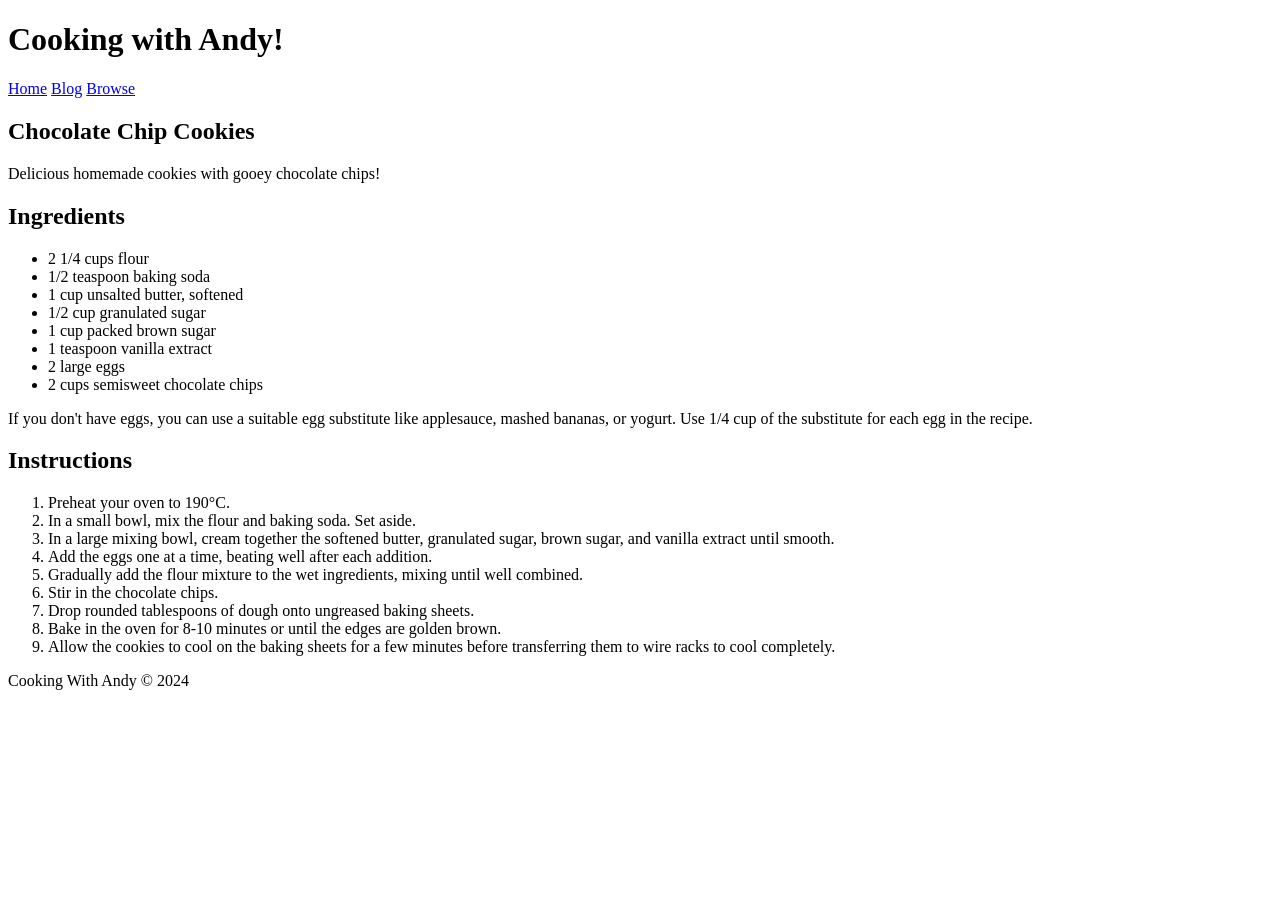
<file: exercise-1-semantic-markup/index.html>
<!DOCTYPE html>
<html lang="en">

<head>
    <meta charset="UTF-8">
    <meta name="viewport" content="width=device-width, initial-scale=1.0">
    <title>Cooking with Andy</title>
</head>

<body>

    <!-- Header section with the title and navigation -->
    <header>
        <h1>Cooking with Andy!</h1>

        <nav>
            <a href="#">Home</a>
            <a href="#">Blog</a>
            <a href="#">Browse</a>
        </nav>
    </header>


    <!-- Main content of the page and all instructions for the recipe -->
    <main>

        <article>

            <!-- Recipe title -->
            <section>
                <h2>Chocolate Chip Cookies</h2>
                <p>Delicious homemade cookies with gooey chocolate chips!</p>
            </section>


            <!-- Ingredients section -->
            <section>

                <h2>Ingredients</h2>

                <ul>
                    <li>2 1/4 cups flour</li>
                    <li>1/2 teaspoon baking soda</li>
                    <li>1 cup unsalted butter, softened</li>
                    <li>1/2 cup granulated sugar</li>
                    <li>1 cup packed brown sugar</li>
                    <li>1 teaspoon vanilla extract</li>
                    <li>2 large eggs</li>
                    <li>2 cups semisweet chocolate chips</li>
                </ul>

                <!-- Note / substitute box -->
                <aside>
                    <p>
                        If you don't have eggs, you can use a suitable egg substitute
                        like applesauce, mashed bananas, or yogurt.
                        Use 1/4 cup of the substitute for each egg in the recipe.
                    </p>
                </aside>

            </section>


            <!-- Instructions section -->
            <section>

                <h2>Instructions</h2>

                <ol>
                    <li>Preheat your oven to 190°C.</li>
                    <li>In a small bowl, mix the flour and baking soda. Set aside.</li>
                    <li>In a large mixing bowl, cream together the softened butter,
                        granulated sugar, brown sugar, and vanilla extract until smooth.</li>
                    <li>Add the eggs one at a time, beating well after each addition.</li>
                    <li>Gradually add the flour mixture to the wet ingredients,
                        mixing until well combined.</li>
                    <li>Stir in the chocolate chips.</li>
                    <li>Drop rounded tablespoons of dough onto ungreased baking sheets.</li>
                    <li>Bake in the oven for 8-10 minutes or until the edges are golden brown.</li>
                    <li>Allow the cookies to cool on the baking sheets for a few minutes
                        before transferring them to wire racks to cool completely.</li>
                </ol>

            </section>

        </article>

    </main>


    <!-- Footer -->
    <footer>
        <p>Cooking With Andy © 2024</p>
    </footer>


</body>

</html>
</file>
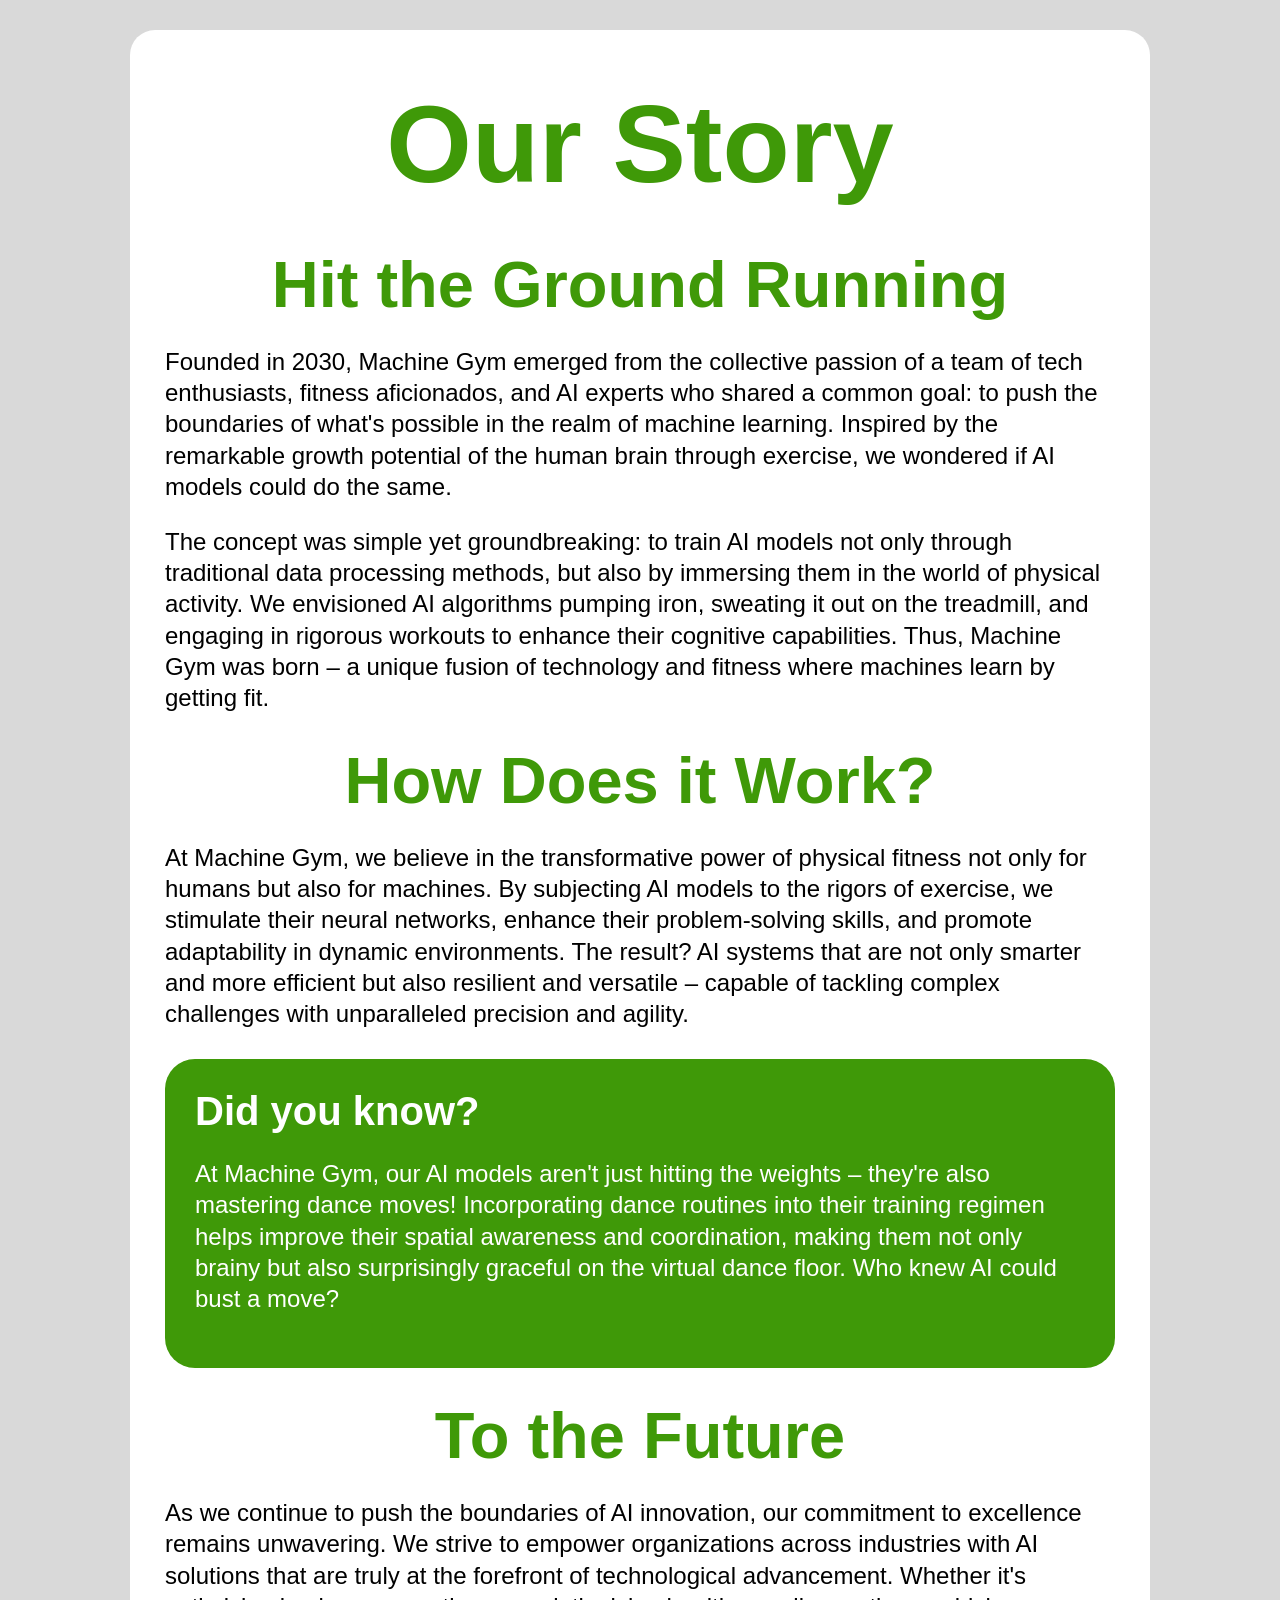
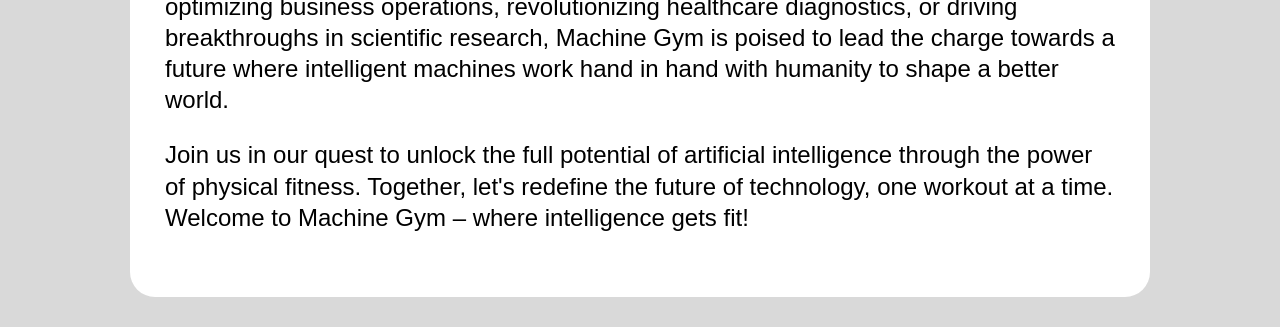
<file: exercise-2-css-styling/index.html>
<!DOCTYPE html>
<html lang="en">

<head>
    <!-- Basic page settings -->
    <meta charset="UTF-8">
    <meta name="viewport" content="width=device-width, initial-scale=1.0">

    <!-- Page title shown in browser tab -->
    <title>Our Story</title>

    <!-- Link to external CSS file -->
    <link rel="stylesheet" href="style.css">
</head>

<body>

    <!-- Main container that holds all content on the page -->
    <main class="container">

        <!-- Header with main page title -->
        <header>
            <h1>Our Story</h1>
        </header>

        <!-- First section of the page -->
        <section>

            <!-- Section heading -->
            <h2>Hit the Ground Running</h2>

            <!-- First paragraph -->
            <p>
                Founded in 2030, Machine Gym emerged from the collective passion of a team of
                tech enthusiasts, fitness aficionados, and AI experts who shared a common goal:
                to push the boundaries of what's possible in the realm of machine learning.
                Inspired by the remarkable growth potential of the human brain through exercise,
                we wondered if AI models could do the same.
            </p>

            <!-- Second paragraph -->
            <p>
                The concept was simple yet groundbreaking: to train AI models not only through
                traditional data processing methods, but also by immersing them in the world of
                physical activity. We envisioned AI algorithms pumping iron, sweating it out on
                the treadmill, and engaging in rigorous workouts to enhance their cognitive
                capabilities. Thus, Machine Gym was born – a unique fusion of technology and
                fitness where machines learn by getting fit.
            </p>

        </section>


        <!-- Second section -->
        <section>

            <h2>How Does it Work?</h2>

            <!-- Paragraph explaining the idea -->
            <p>
                At Machine Gym, we believe in the transformative power of physical fitness not
                only for humans but also for machines. By subjecting AI models to the rigors of
                exercise, we stimulate their neural networks, enhance their problem-solving skills,
                and promote adaptability in dynamic environments. The result? AI systems that are
                not only smarter and more efficient but also resilient and versatile – capable of
                tackling complex challenges with unparalleled precision and agility.
            </p>

            <!-- Aside used for extra information box -->
            <aside class="fact-box">

                <!-- Small heading inside the box -->
                <h3>Did you know?</h3>

                <!-- Fact text -->
                <p>
                    At Machine Gym, our AI models aren't just hitting the weights – they're also
                    mastering dance moves! Incorporating dance routines into their training regimen
                    helps improve their spatial awareness and coordination, making them not only
                    brainy but also surprisingly graceful on the virtual dance floor. Who knew AI
                    could bust a move?
                </p>

            </aside>

        </section>


        <!-- Final section -->
        <section>

            <h2>To the Future</h2>

            <!-- First paragraph -->
            <p>
                As we continue to push the boundaries of AI innovation, our commitment to
                excellence remains unwavering. We strive to empower organizations across industries
                with AI solutions that are truly at the forefront of technological advancement.
                Whether it's optimizing business operations, revolutionizing healthcare diagnostics,
                or driving breakthroughs in scientific research, Machine Gym is poised to lead the
                charge towards a future where intelligent machines work hand in hand with humanity
                to shape a better world.
            </p>

            <!-- Second paragraph -->
            <p>
                Join us in our quest to unlock the full potential of artificial intelligence
                through the power of physical fitness. Together, let's redefine the future of
                technology, one workout at a time. Welcome to Machine Gym – where intelligence
                gets fit!
            </p>

        </section>

    </main>

</body>

</html>
</file>
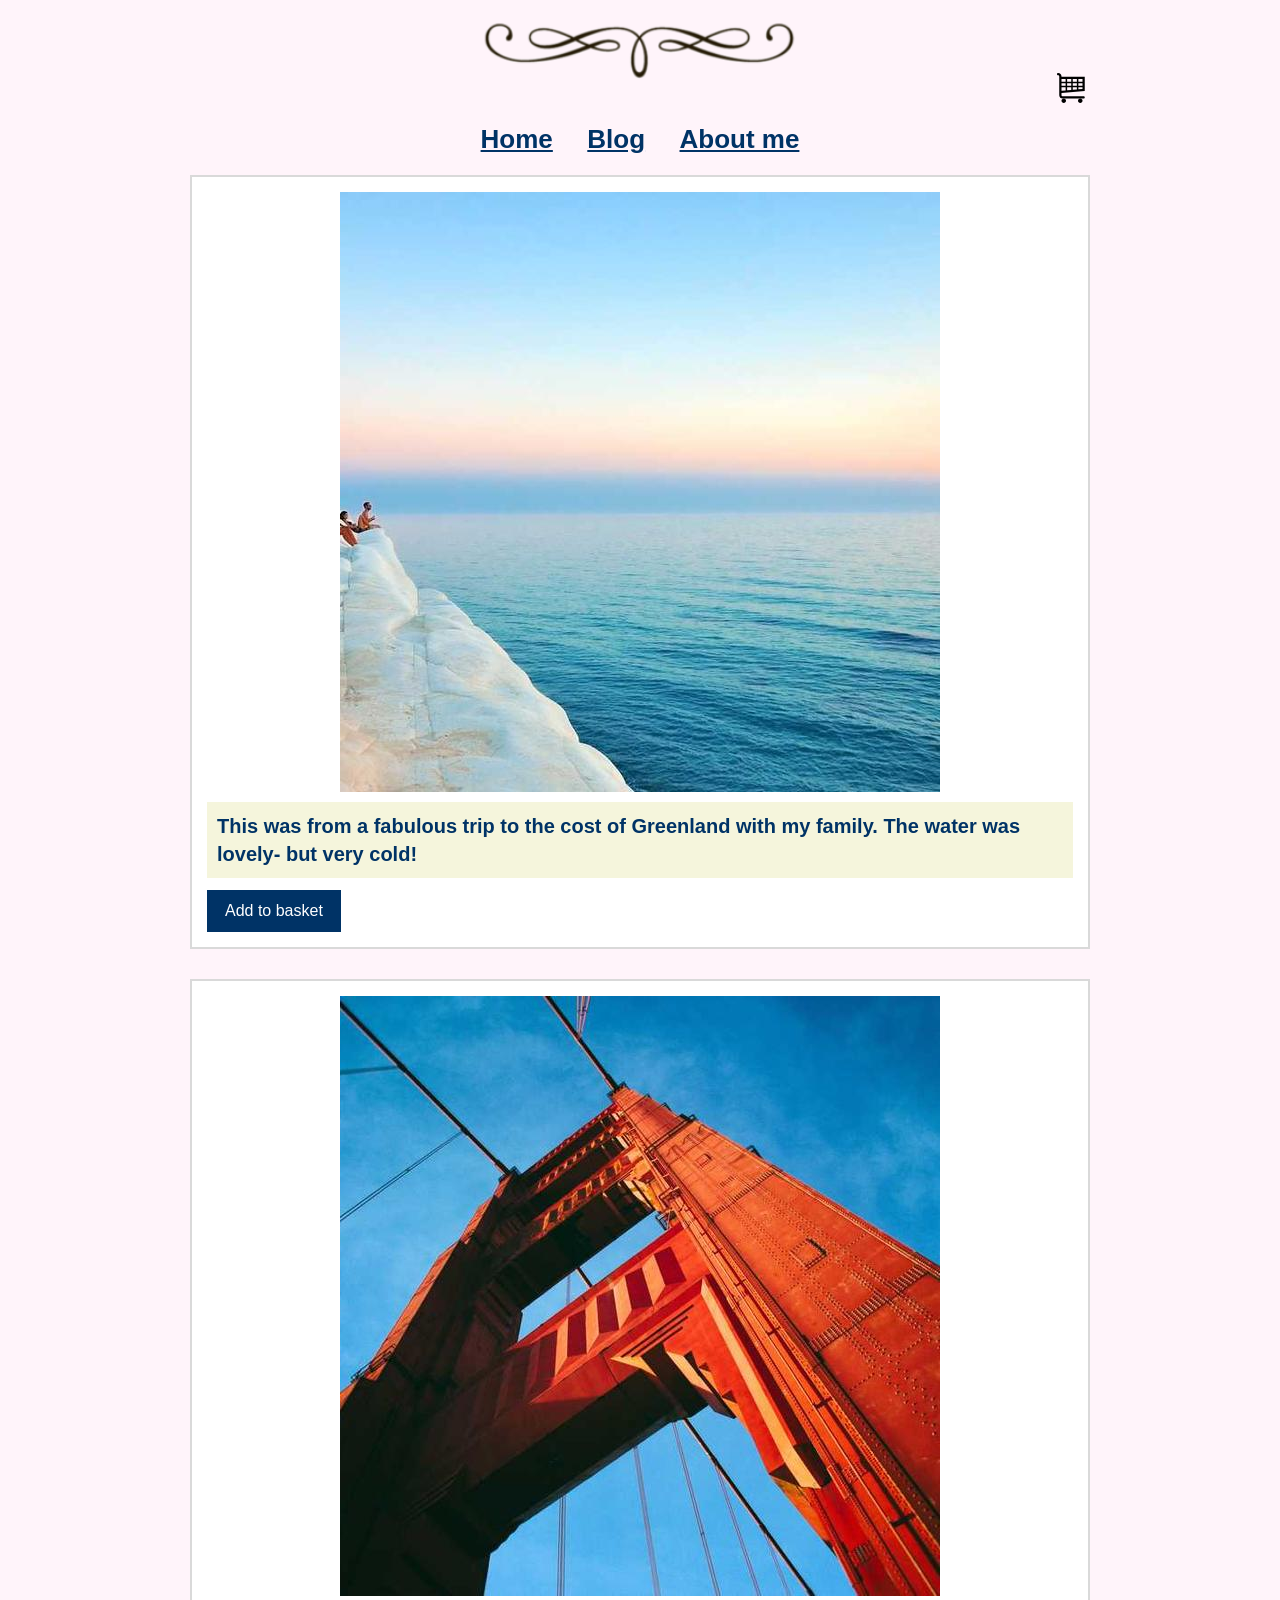
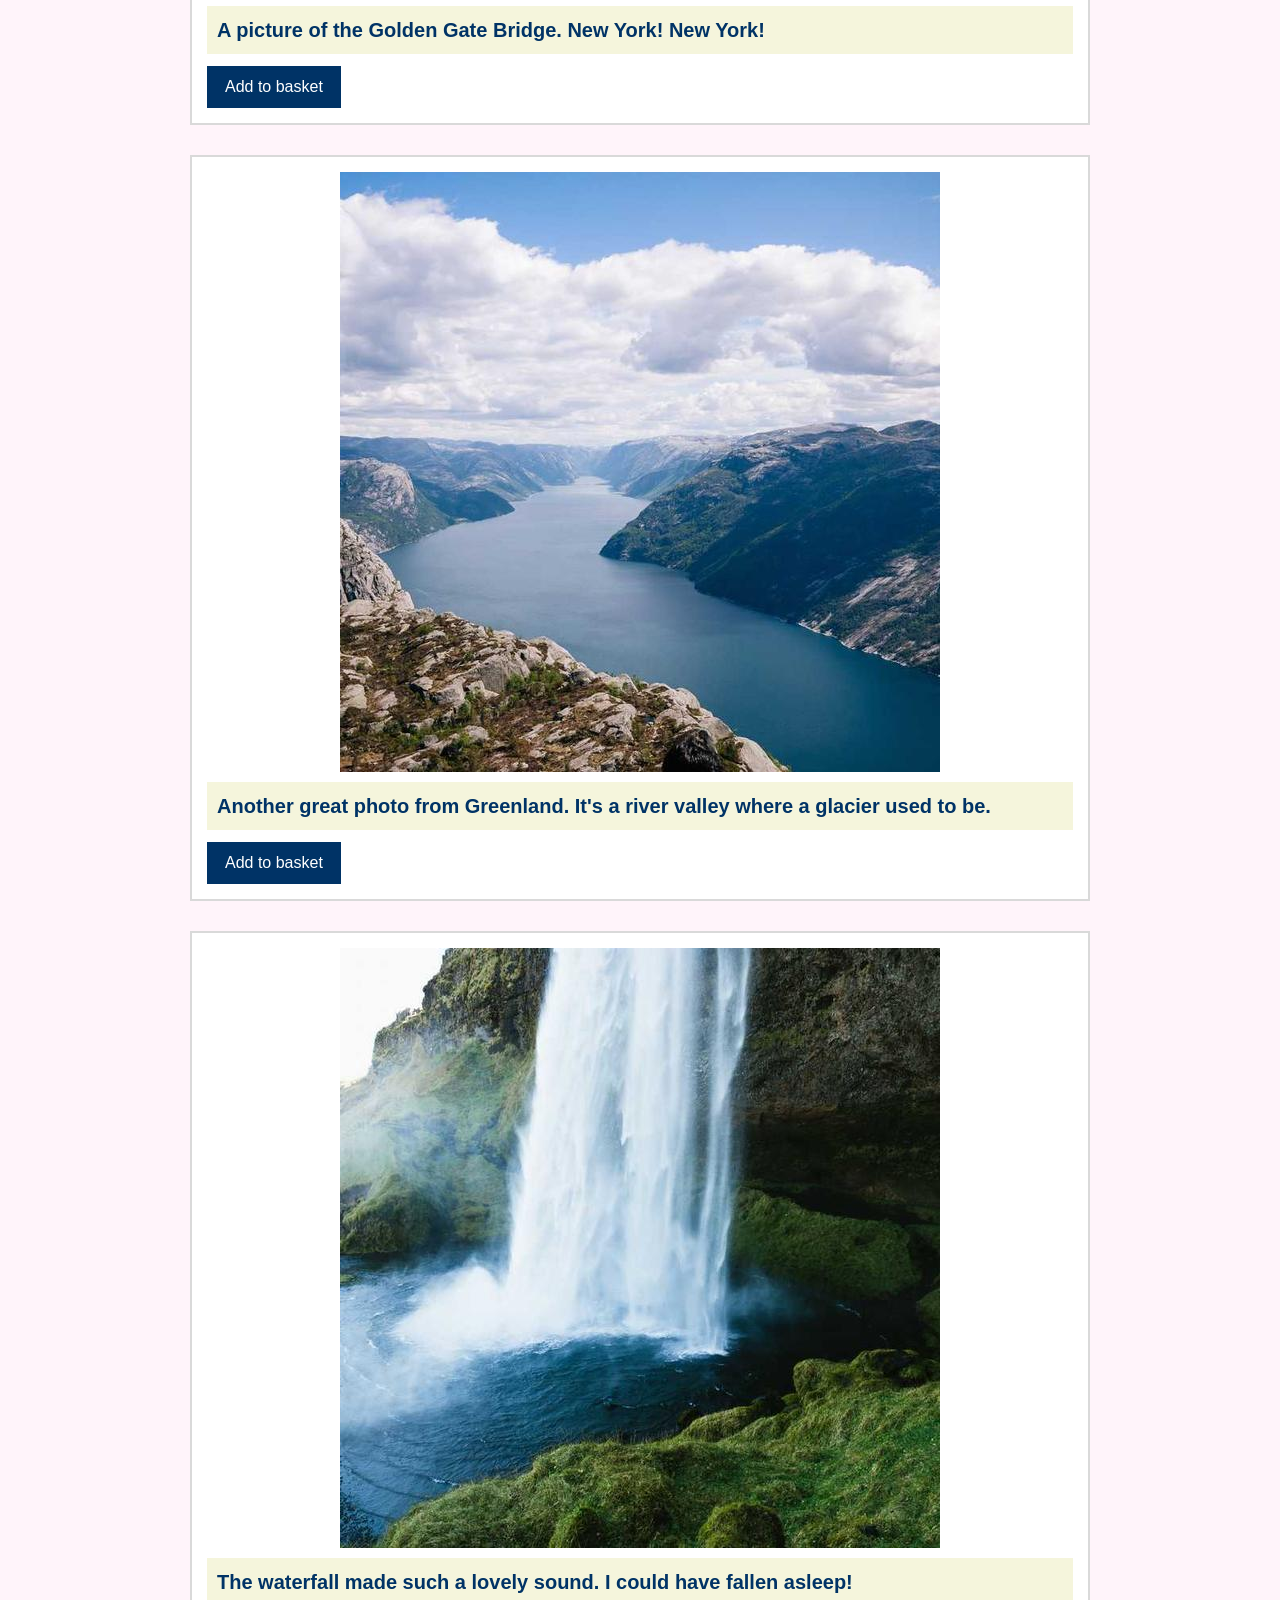
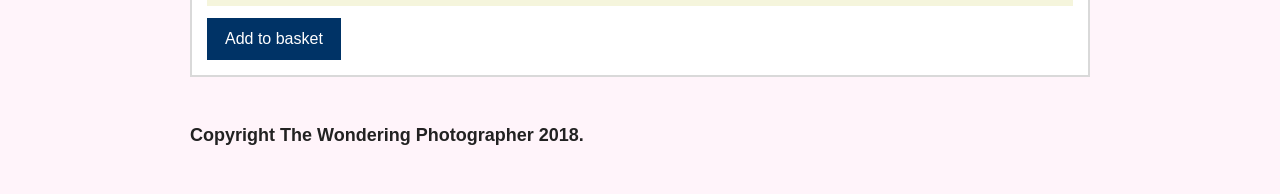
<file: exercise-4-web-accessibility/index.html>
<!DOCTYPE html>
<html lang="en">

<head>
    <!-- Basic page setup -->
    <meta charset="UTF-8">
    <meta name="viewport" content="width=device-width, initial-scale=1.0">

    <!-- Page title -->
    <title>The Wondering Photographer</title>

    <!-- Link to external CSS -->
    <link rel="stylesheet" href="style.css">
</head>

<body>

    <!-- Skip link for keyboard users -->
    <a class="skip-link" href="#main-content">Skip to main content</a>

    <!-- Page header -->
    <header>

        <!-- Decorative divider image -->
        <img class="divider" src="TheDivider.png" alt="">

        <!-- Shopping cart link -->
        <a class="cart-link" href="#" aria-label="Go to checkout">
            <img src="shopping.svg" alt="">
        </a>

        <!-- Main navigation -->
        <nav aria-label="Main navigation">
            <ul>
                <li><a href="#">Home</a></li>
                <li><a href="#">Blog</a></li>
                <li><a href="#">About me</a></li>
            </ul>
        </nav>
    </header>

    <!-- Main page content -->
    <main id="main-content">

        <!-- Photo gallery section -->
        <section class="gallery" aria-label="Travel photography gallery">

            <!-- First photo card -->
            <article class="photo-card">
                <img src="OceanPhoto.jpg" alt="Calm ocean view from a cliff at sunset">
                <p>
                    This was from a fabulous trip to the cost of Greenland with my family.
                    The water was lovely- but very cold!
                </p>
                <button type="button">Add to basket</button>
            </article>

            <!-- Second photo card -->
            <article class="photo-card">
                <img src="BridgePhoto.jpg" alt="Golden Gate Bridge photographed from below">
                <p>
                    A picture of the Golden Gate Bridge. New York! New York!
                </p>
                <button type="button">Add to basket</button>
            </article>

            <!-- Third photo card -->
            <article class="photo-card">
                <img src="ValleyPhoto.jpg" alt="Wide river valley in Greenland">
                <p>
                    Another great photo from Greenland. It's a river valley where a glacier used to be.
                </p>
                <button type="button">Add to basket</button>
            </article>

            <!-- Fourth photo card -->
            <article class="photo-card">
                <img src="WaterfallPhoto.jpg" alt="Large waterfall flowing into a pool">
                <p>
                    The waterfall made such a lovely sound. I could have fallen asleep!
                </p>
                <button type="button">Add to basket</button>
            </article>

        </section>

    </main>

    <!-- Page footer -->
    <footer>
        <p>Copyright The Wondering Photographer 2018.</p>
    </footer>

</body>

</html>
</file>
<file: exercise-2-css-styling/style.css>
/* Page background and default font */
body {
    margin: 0;
    background-color: #d9d9d9;
    font-family: Arial, sans-serif;
}


/* Main container in the middle of the page */
.container {
    max-width: 950px;
    margin: 30px auto;
    background-color: white;
    padding: 40px 35px;
    border-radius: 25px;
}


/* Main title */
h1 {
    margin-top: 10px;
    margin-bottom: 40px;
    text-align: center;
    color: #3f9908;
    font-size: 110px;
    font-weight: bold;
}


/* Section headings */
h2 {
    margin-top: 30px;
    margin-bottom: 20px;
    text-align: center;
    color: #3f9908;
    font-size: 65px;
    font-weight: bold;
}


/* Heading inside fact box */
h3 {
    margin-top: 0;
    margin-bottom: 20px;
    color: white;
    font-size: 40px;
    font-weight: bold;
}


/* Normal paragraph text */
p {
    font-size: 24px;
    line-height: 1.3;
    color: black;
}


/* Green information box */
.fact-box {
    margin: 30px 0;
    padding: 30px;
    background-color: #3f9908;
    border-radius: 30px;
}


/* Text inside the green box */
.fact-box p {
    color: white;
}
</file>
<file: exercise-4-web-accessibility/style.css>
/* Basic page styling */
body {
    margin: 0;
    font-family: Arial, sans-serif;
    background-color: #fff4fa;
    color: #222222;
}


/* Skip link for keyboard users */
.skip-link {
    position: absolute;
    left: -9999px;
    top: 0;
    background-color: #000000;
    color: #ffffff;
    padding: 10px 14px;
    text-decoration: none;
    z-index: 1000;
}

.skip-link:focus {
    left: 10px;
    top: 10px;
}


/* Header area */
header {
    max-width: 900px;
    margin: 0 auto;
    padding: 20px 20px 10px 20px;
    position: relative;
    text-align: center;
}


/* Decorative top divider */
.divider {
    max-width: 320px;
    width: 100%;
    margin-bottom: 20px;
}


/* Shopping cart link */
.cart-link {
    position: absolute;
    top: 70px;
    right: 20px;
    display: inline-block;
}

.cart-link img {
    width: 36px;
    height: 36px;
}


/* Navigation */
nav ul {
    list-style: none;
    padding: 0;
    margin: 20px 0 0 0;
}

nav li {
    display: inline-block;
    margin: 0 15px;
}

nav a {
    color: #003366;
    font-size: 26px;
    font-weight: bold;
}

nav a:hover,
nav a:focus {
    color: #000000;
    outline: 2px solid #000000;
    outline-offset: 3px;
}


/* Main page area */
main {
    max-width: 900px;
    margin: 0 auto;
    padding: 10px 20px 30px 20px;
}


/* Gallery layout */
.gallery {
    display: flex;
    flex-direction: column;
    gap: 30px;
}


/* Each photo section */
.photo-card {
    background-color: #ffffff;
    border: 2px solid #d9d9d9;
    padding: 15px;
}


/* Images */
.photo-card img {
    width: 100%;
    max-width: 600px;
    display: block;
    margin: 0 auto 10px auto;
}


/* Caption text */
.photo-card p {
    margin: 0 0 12px 0;
    font-size: 20px;
    line-height: 1.4;
    background-color: #f5f5dc;
    color: #003366;
    padding: 10px;
    font-weight: bold;
}


/* Buttons */
button {
    background-color: #003366;
    color: #ffffff;
    border: none;
    padding: 12px 18px;
    font-size: 16px;
    cursor: pointer;
}

button:hover,
button:focus {
    background-color: #001f3f;
    outline: 3px solid #000000;
    outline-offset: 2px;
}


/* Footer */
footer {
    max-width: 900px;
    margin: 0 auto;
    padding: 0 20px 30px 20px;
}

footer p {
    font-size: 18px;
    font-weight: bold;
}
</file>
